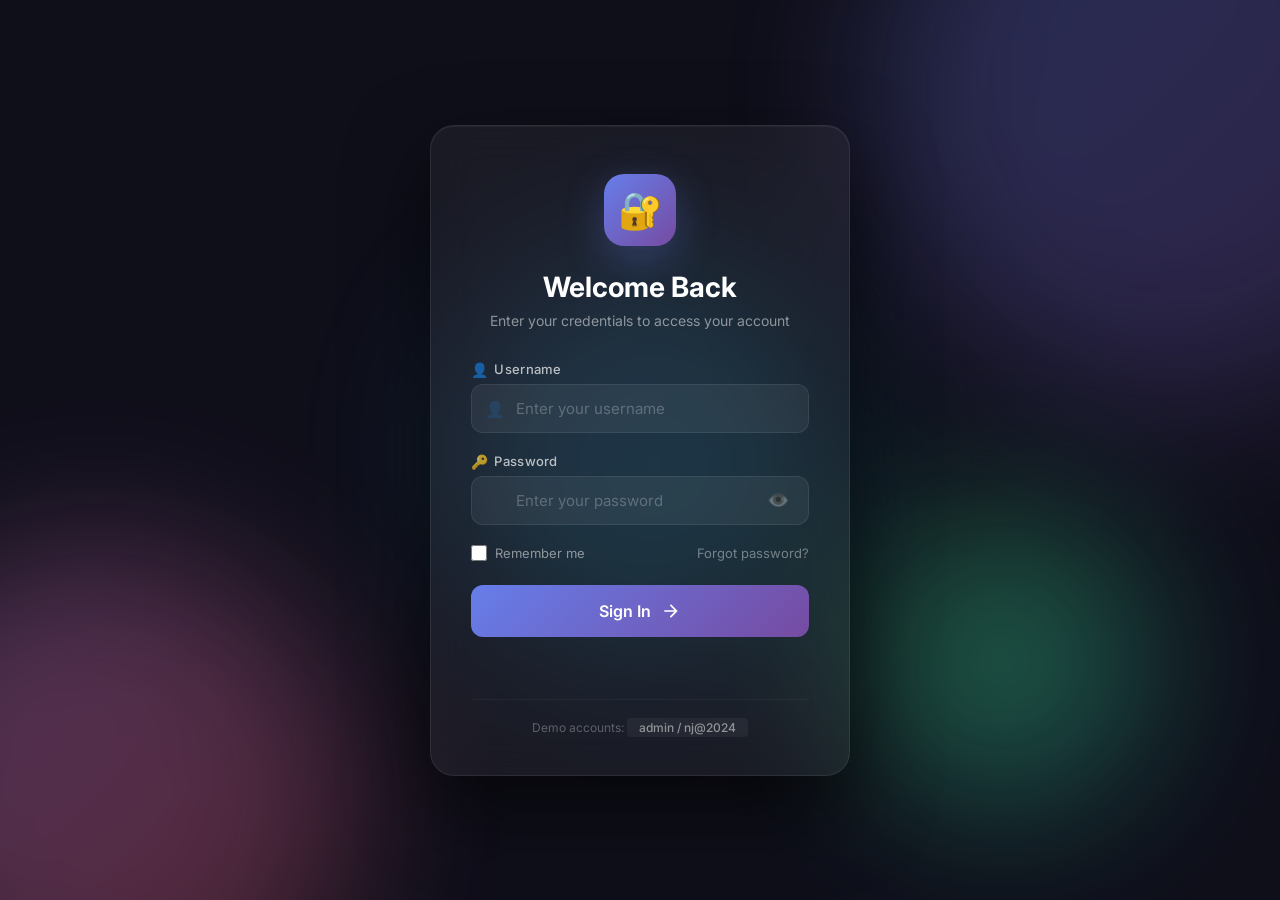
<file: index.html>
<!doctype html>
<html lang="en">
  <head>
    <meta charset="UTF-8" />
    <meta name="viewport" content="width=device-width, initial-scale=1.0" />
    <title>Secure Login</title>
    <link rel="stylesheet" href="style.css" />
  </head>
  <style>
    /* ============================================
   MODERN LOGIN PAGE DESIGN
   ============================================ */

    /* Import Google Fonts */
    @import url("https://fonts.googleapis.com/css2?family=Inter:wght@400;500;600;700;800&display=swap");

    /* Reset & Base */
    * {
      margin: 0;
      padding: 0;
      box-sizing: border-box;
    }

    body {
      font-family:
        "Inter",
        -apple-system,
        BlinkMacSystemFont,
        sans-serif;
      min-height: 100vh;
      display: flex;
      justify-content: center;
      align-items: center;
      background: #0f0f1a;
      overflow: hidden;
      padding: 20px;
    }

    /* ============================================
   ANIMATED BACKGROUND
   ============================================ */

    .bg-animation {
      position: fixed;
      top: 0;
      left: 0;
      width: 100%;
      height: 100%;
      z-index: 0;
      overflow: hidden;
    }

    .bg-circle {
      position: absolute;
      border-radius: 50%;
      filter: blur(80px);
      opacity: 0.3;
      animation: float 20s infinite ease-in-out;
    }

    .bg-circle.c1 {
      width: 600px;
      height: 600px;
      background: linear-gradient(135deg, #667eea, #764ba2);
      top: -200px;
      right: -200px;
      animation-delay: 0s;
    }

    .bg-circle.c2 {
      width: 500px;
      height: 500px;
      background: linear-gradient(135deg, #f093fb, #f5576c);
      bottom: -150px;
      left: -150px;
      animation-delay: -5s;
    }

    .bg-circle.c3 {
      width: 400px;
      height: 400px;
      background: linear-gradient(135deg, #4facfe, #00f2fe);
      top: 50%;
      left: 50%;
      transform: translate(-50%, -50%);
      animation-delay: -10s;
      opacity: 0.15;
    }

    .bg-circle.c4 {
      width: 300px;
      height: 300px;
      background: linear-gradient(135deg, #43e97b, #38f9d7);
      bottom: 10%;
      right: 10%;
      animation-delay: -15s;
    }

    @keyframes float {
      0%,
      100% {
        transform: translate(0, 0) scale(1);
      }
      25% {
        transform: translate(30px, -30px) scale(1.05);
      }
      50% {
        transform: translate(-20px, 20px) scale(0.95);
      }
      75% {
        transform: translate(20px, -20px) scale(1.02);
      }
    }

    /* ============================================
   LOGIN CONTAINER
   ============================================ */

    .login-container {
      width: 100%;
      max-width: 420px;
      position: relative;
      z-index: 1;
      animation: slideUp 0.8s ease-out;
    }

    @keyframes slideUp {
      from {
        opacity: 0;
        transform: translateY(40px) scale(0.98);
      }
      to {
        opacity: 1;
        transform: translateY(0) scale(1);
      }
    }

    /* ============================================
   LOGIN CARD
   ============================================ */

    .login-card {
      background: rgba(255, 255, 255, 0.05);
      backdrop-filter: blur(20px);
      -webkit-backdrop-filter: blur(20px);
      border: 1px solid rgba(255, 255, 255, 0.08);
      border-radius: 24px;
      padding: 48px 40px 40px;
      box-shadow:
        0 30px 80px rgba(0, 0, 0, 0.6),
        inset 0 1px 0 rgba(255, 255, 255, 0.05);
    }

    /* Brand Logo */
    .brand-logo {
      width: 72px;
      height: 72px;
      background: linear-gradient(135deg, #667eea, #764ba2);
      border-radius: 20px;
      display: flex;
      align-items: center;
      justify-content: center;
      font-size: 36px;
      margin: 0 auto 24px;
      box-shadow: 0 12px 40px rgba(102, 126, 234, 0.3);
    }

    .login-card h2 {
      color: #ffffff;
      font-size: 28px;
      font-weight: 700;
      text-align: center;
      margin-bottom: 8px;
    }

    .subtitle {
      color: rgba(255, 255, 255, 0.5);
      font-size: 14px;
      text-align: center;
      margin-bottom: 32px;
    }

    /* ============================================
   FORM INPUTS
   ============================================ */

    .input-group {
      margin-bottom: 20px;
      position: relative;
    }

    .input-group label {
      display: flex;
      align-items: center;
      gap: 6px;
      color: rgba(255, 255, 255, 0.7);
      font-size: 13px;
      font-weight: 500;
      margin-bottom: 6px;
      letter-spacing: 0.3px;
    }

    .input-group label span {
      font-size: 14px;
    }

    .input-group input {
      width: 100%;
      padding: 14px 16px 14px 44px;
      background: rgba(255, 255, 255, 0.06);
      border: 1px solid rgba(255, 255, 255, 0.08);
      border-radius: 12px;
      color: #ffffff;
      font-size: 15px;
      font-family: "Inter", sans-serif;
      transition: all 0.3s;
      outline: none;
    }

    .input-group input::placeholder {
      color: rgba(255, 255, 255, 0.25);
    }

    .input-group input:focus {
      border-color: #667eea;
      background: rgba(255, 255, 255, 0.08);
      box-shadow: 0 0 0 4px rgba(102, 126, 234, 0.1);
    }

    .input-group input:focus + .input-icon {
      opacity: 1;
      color: #667eea;
    }

    .input-icon {
      position: absolute;
      left: 14px;
      bottom: 14px;
      font-size: 16px;
      color: rgba(255, 255, 255, 0.2);
      transition: all 0.3s;
      pointer-events: none;
    }

    /* Password Wrapper */
    .password-wrapper {
      position: relative;
    }

    .password-wrapper input {
      padding-right: 48px;
    }

    .toggle-password {
      position: absolute;
      right: 12px;
      top: 50%;
      transform: translateY(-50%);
      background: none;
      border: none;
      color: rgba(255, 255, 255, 0.3);
      cursor: pointer;
      font-size: 18px;
      padding: 8px;
      transition: all 0.2s;
      border-radius: 8px;
    }

    .toggle-password:hover {
      color: rgba(255, 255, 255, 0.6);
      background: rgba(255, 255, 255, 0.05);
    }

    /* ============================================
   FORM OPTIONS
   ============================================ */

    .form-options {
      display: flex;
      justify-content: space-between;
      align-items: center;
      margin: 20px 0 24px;
    }

    .remember-me {
      display: flex;
      align-items: center;
      gap: 8px;
      color: rgba(255, 255, 255, 0.5);
      font-size: 13px;
      cursor: pointer;
    }

    .remember-me input[type="checkbox"] {
      width: 16px;
      height: 16px;
      accent-color: #667eea;
      cursor: pointer;
    }

    .forgot-password {
      color: rgba(255, 255, 255, 0.4);
      font-size: 13px;
      text-decoration: none;
      transition: color 0.2s;
    }

    .forgot-password:hover {
      color: #667eea;
    }

    /* ============================================
   LOGIN BUTTON
   ============================================ */

    .login-btn {
      width: 100%;
      padding: 16px;
      background: linear-gradient(135deg, #667eea 0%, #764ba2 100%);
      color: white;
      border: none;
      border-radius: 12px;
      font-size: 16px;
      font-weight: 600;
      font-family: "Inter", sans-serif;
      cursor: pointer;
      transition: all 0.3s;
      display: flex;
      align-items: center;
      justify-content: center;
      gap: 10px;
      position: relative;
      overflow: hidden;
    }

    .login-btn::before {
      content: "";
      position: absolute;
      top: 0;
      left: -100%;
      width: 100%;
      height: 100%;
      background: linear-gradient(
        90deg,
        transparent,
        rgba(255, 255, 255, 0.1),
        transparent
      );
      transition: left 0.5s;
    }

    .login-btn:hover::before {
      left: 100%;
    }

    .login-btn:hover {
      transform: translateY(-2px);
      box-shadow: 0 12px 40px rgba(102, 126, 234, 0.4);
    }

    .login-btn:active {
      transform: translateY(0);
    }

    .btn-icon {
      transition: transform 0.3s;
    }

    .login-btn:hover .btn-icon {
      transform: translateX(4px);
    }

    /* ============================================
   ERROR MESSAGE
   ============================================ */

    .error-message {
      color: #f5576c;
      font-size: 14px;
      text-align: center;
      margin-top: 16px;
      min-height: 22px;
      font-weight: 500;
    }

    /* ============================================
   LOGIN FOOTER
   ============================================ */

    .login-footer {
      margin-top: 24px;
      padding-top: 20px;
      border-top: 1px solid rgba(255, 255, 255, 0.05);
      text-align: center;
    }

    .login-footer p {
      color: rgba(255, 255, 255, 0.3);
      font-size: 12px;
    }

    .demo-hint {
      color: rgba(255, 255, 255, 0.5);
      font-weight: 500;
      background: rgba(255, 255, 255, 0.05);
      padding: 2px 12px;
      border-radius: 4px;
    }

    /* ============================================
   CONFIRMATION MODAL
   ============================================ */

    .modal-overlay {
      display: none;
      position: fixed;
      top: 0;
      left: 0;
      width: 100%;
      height: 100%;
      background: rgba(0, 0, 0, 0.7);
      backdrop-filter: blur(8px);
      -webkit-backdrop-filter: blur(8px);
      justify-content: center;
      align-items: center;
      z-index: 1000;
      animation: fadeIn 0.3s ease-out;
    }

    .modal-overlay.active {
      display: flex;
    }

    @keyframes fadeIn {
      from {
        opacity: 0;
      }
      to {
        opacity: 1;
      }
    }

    .modal-box {
      background: #1a1a2e;
      padding: 40px;
      border-radius: 24px;
      max-width: 400px;
      width: 90%;
      text-align: center;
      border: 1px solid rgba(255, 255, 255, 0.06);
      box-shadow: 0 30px 80px rgba(0, 0, 0, 0.6);
      animation: modalSlideUp 0.4s ease-out;
    }

    @keyframes modalSlideUp {
      from {
        opacity: 0;
        transform: translateY(30px) scale(0.95);
      }
      to {
        opacity: 1;
        transform: translateY(0) scale(1);
      }
    }

    .modal-icon {
      font-size: 56px;
      margin-bottom: 16px;
    }

    .modal-box h3 {
      color: #ffffff;
      font-size: 22px;
      font-weight: 700;
      margin-bottom: 8px;
    }

    .modal-box > p {
      color: rgba(255, 255, 255, 0.5);
      font-size: 14px;
      margin-bottom: 24px;
    }

    .modal-details {
      background: rgba(255, 255, 255, 0.04);
      border-radius: 12px;
      padding: 16px;
      margin-bottom: 24px;
      border: 1px solid rgba(255, 255, 255, 0.05);
    }

    .modal-user {
      display: flex;
      align-items: center;
      gap: 14px;
      text-align: left;
    }

    .modal-user-icon {
      font-size: 28px;
      width: 44px;
      height: 44px;
      background: rgba(102, 126, 234, 0.15);
      border-radius: 12px;
      display: flex;
      align-items: center;
      justify-content: center;
    }

    .modal-label {
      display: block;
      font-size: 11px;
      color: rgba(255, 255, 255, 0.3);
      text-transform: uppercase;
      letter-spacing: 0.5px;
      font-weight: 600;
    }

    .modal-username {
      display: block;
      font-size: 18px;
      color: #ffffff;
      font-weight: 600;
      margin-top: 2px;
    }

    .modal-buttons {
      display: flex;
      gap: 12px;
    }

    .modal-buttons button {
      flex: 1;
      padding: 14px;
      border: none;
      border-radius: 12px;
      font-size: 14px;
      font-weight: 600;
      font-family: "Inter", sans-serif;
      cursor: pointer;
      transition: all 0.3s;
    }

    .cancel-btn {
      background: rgba(255, 255, 255, 0.06);
      color: rgba(255, 255, 255, 0.6);
    }

    .cancel-btn:hover {
      background: rgba(255, 255, 255, 0.1);
      transform: scale(1.02);
    }

    .confirm-btn {
      background: linear-gradient(135deg, #667eea 0%, #764ba2 100%);
      color: white;
    }

    .confirm-btn:hover {
      transform: scale(1.02);
      box-shadow: 0 8px 30px rgba(102, 126, 234, 0.3);
    }

    /* ============================================
   RESPONSIVE DESIGN
   ============================================ */

    @media (max-width: 480px) {
      .login-card {
        padding: 32px 24px 28px;
        border-radius: 18px;
      }

      .brand-logo {
        width: 60px;
        height: 60px;
        font-size: 28px;
        border-radius: 16px;
      }

      .login-card h2 {
        font-size: 24px;
      }

      .form-options {
        flex-direction: column;
        gap: 12px;
        align-items: flex-start;
      }

      .modal-box {
        padding: 28px 20px;
      }

      .modal-buttons {
        flex-direction: column;
      }
    }

    @media (max-width: 360px) {
      .login-card {
        padding: 24px 16px 20px;
      }

      .brand-logo {
        width: 50px;
        height: 50px;
        font-size: 24px;
      }

      .login-card h2 {
        font-size: 20px;
      }
    }
  </style>
  <body>
    <!-- Animated Background -->
    <div class="bg-animation">
      <div class="bg-circle c1"></div>
      <div class="bg-circle c2"></div>
      <div class="bg-circle c3"></div>
      <div class="bg-circle c4"></div>
    </div>

    <div class="login-container">
      <div class="login-card">
        <!-- Logo/Brand -->
        <div class="brand-logo">
          <span>🔐</span>
        </div>

        <h2>Welcome Back</h2>
        <p class="subtitle">Enter your credentials to access your account</p>

        <form id="loginForm">
          <div class="input-group">
            <label for="username"> <span>👤</span> Username </label>
            <input
              type="text"
              id="username"
              placeholder="Enter your username"
              required
              autocomplete="username"
            />
            <div class="input-icon">👤</div>
          </div>

          <div class="input-group">
            <label for="password"> <span>🔑</span> Password </label>
            <div class="password-wrapper">
              <input
                type="password"
                id="password"
                placeholder="Enter your password"
                required
                autocomplete="current-password"
              />
              <button
                type="button"
                class="toggle-password"
                onclick="togglePassword()"
              >
                👁️
              </button>
            </div>
          </div>

          <div class="form-options">
            <label class="remember-me">
              <input type="checkbox" id="rememberMe" />
              <span>Remember me</span>
            </label>
            <a href="#" class="forgot-password">Forgot password?</a>
          </div>

          <button type="submit" class="login-btn">
            <span>Sign In</span>
            <svg class="btn-icon" viewBox="0 0 24 24" width="20" height="20">
              <path
                fill="currentColor"
                d="M12 4l-1.41 1.41L16.17 11H4v2h12.17l-5.58 5.59L12 20l8-8z"
              />
            </svg>
          </button>
        </form>

        <p class="error-message" id="errorMessage"></p>

        <div class="login-footer">
          <p>Demo accounts: <span class="demo-hint">admin / nj@2024</span></p>
        </div>
      </div>
    </div>

    <!-- Confirmation Popup -->
    <div class="modal-overlay" id="confirmationModal">
      <div class="modal-box">
        <div class="modal-icon">⚠️</div>
        <h3>Confirm Login</h3>
        <p>Are you sure you want to log in with this account?</p>
        <div class="modal-details">
          <div class="modal-user">
            <span class="modal-user-icon">👤</span>
            <div>
              <span class="modal-label">Username</span>
              <span class="modal-username" id="confirmUsername">admin</span>
            </div>
          </div>
        </div>
        <div class="modal-buttons">
          <button class="cancel-btn" onclick="closeModal()">Cancel</button>
          <button class="confirm-btn" onclick="confirmLogin()">
            Yes, Login
          </button>
        </div>
      </div>
    </div>

    <script src="auth.js"></script>
  </body>
</html>
</file>
<file: style.css>
/* ============================================
   MODERN DASHBOARD CSS
   ============================================ */

/* Reset & Base */
* {
    margin: 0;
    padding: 0;
    box-sizing: border-box;
}

body {
    font-family: 'Segoe UI', Tahoma, Geneva, Verdana, sans-serif;
    background: #f0f2f5;
    min-height: 100vh;
    padding: 30px;
}

/* Dashboard Container */
.dashboard-container {
    max-width: 1200px;
    margin: 0 auto;
}

/* ============================================
   HEADER
   ============================================ */

.dashboard-header {
    display: flex;
    justify-content: space-between;
    align-items: center;
    background: white;
    padding: 24px 32px;
    border-radius: 16px;
    box-shadow: 0 2px 8px rgba(0, 0, 0, 0.06);
    margin-bottom: 24px;
}

.header-left h1 {
    font-size: 28px;
    color: #1a1a2e;
    font-weight: 700;
}

.header-left p {
    color: #666;
    font-size: 15px;
    margin-top: 4px;
}

.header-left p span {
    color: #667eea;
    font-weight: 600;
}

.logout-btn {
    background: #e74c3c;
    color: white;
    border: none;
    padding: 10px 24px;
    border-radius: 8px;
    font-size: 14px;
    font-weight: 600;
    cursor: pointer;
    transition: all 0.3s;
}

.logout-btn:hover {
    background: #c0392b;
    transform: translateY(-2px);
    box-shadow: 0 8px 20px rgba(231, 76, 60, 0.3);
}

/* ============================================
   STATS GRID
   ============================================ */

.stats-grid {
    display: grid;
    grid-template-columns: repeat(3, 1fr);
    gap: 20px;
    margin-bottom: 32px;
}

.stat-card {
    background: white;
    padding: 20px 24px;
    border-radius: 14px;
    display: flex;
    align-items: center;
    gap: 16px;
    box-shadow: 0 2px 8px rgba(0, 0, 0, 0.06);
    transition: transform 0.2s;
}

.stat-card:hover {
    transform: translateY(-4px);
}

.stat-icon {
    font-size: 32px;
    width: 56px;
    height: 56px;
    background: #f0f4ff;
    border-radius: 12px;
    display: flex;
    align-items: center;
    justify-content: center;
}

.stat-info {
    display: flex;
    flex-direction: column;
}

.stat-label {
    font-size: 13px;
    color: #999;
    font-weight: 500;
}

.stat-value {
    font-size: 24px;
    font-weight: 700;
    color: #1a1a2e;
}

/* ============================================
   ACCOUNTS SECTION
   ============================================ */

.accounts-section {
    background: white;
    padding: 28px 32px;
    border-radius: 16px;
    box-shadow: 0 2px 8px rgba(0, 0, 0, 0.06);
}

.section-header {
    display: flex;
    justify-content: space-between;
    align-items: center;
    margin-bottom: 24px;
}

.section-header h2 {
    font-size: 22px;
    color: #1a1a2e;
}

.section-badge {
    background: #667eea;
    color: white;
    padding: 4px 16px;
    border-radius: 20px;
    font-size: 13px;
    font-weight: 600;
}

/* ============================================
   ACCOUNT CARDS GRID
   ============================================ */

.accounts-grid {
    display: grid;
    grid-template-columns: repeat(auto-fit, minmax(300px, 1fr));
    gap: 24px;
}

.account-card {
    background: #f8f9fc;
    border-radius: 16px;
    overflow: hidden;
    border: 2px solid #e9ecef;
    transition: all 0.3s;
}

.account-card:hover {
    border-color: #667eea;
    transform: translateY(-4px);
    box-shadow: 0 12px 40px rgba(102, 126, 234, 0.15);
}

.account-card.admin-card {
    border-color: #f39c12;
    background: linear-gradient(135deg, #fffbf0, #f8f9fc);
}

.account-card.admin-card:hover {
    border-color: #e67e22;
    box-shadow: 0 12px 40px rgba(243, 156, 18, 0.2);
}

/* Account Header */
.account-header {
    padding: 16px 20px;
    display: flex;
    align-items: center;
    gap: 12px;
    border-bottom: 1px solid #e9ecef;
}

.account-avatar {
    font-size: 36px;
    width: 48px;
    height: 48px;
    background: white;
    border-radius: 50%;
    display: flex;
    align-items: center;
    justify-content: center;
    box-shadow: 0 2px 8px rgba(0, 0, 0, 0.08);
}

.account-badge {
    background: #667eea;
    color: white;
    padding: 2px 12px;
    border-radius: 12px;
    font-size: 11px;
    font-weight: 700;
    text-transform: uppercase;
    letter-spacing: 0.5px;
}

.admin-card .account-badge {
    background: #f39c12;
}

.user-badge {
    background: #6c757d;
}

/* Account Body */
.account-body {
    padding: 16px 20px 20px;
    display: flex;
    flex-direction: column;
    gap: 12px;
}

.account-field {
    display: flex;
    flex-direction: column;
    gap: 2px;
}

.field-label {
    font-size: 11px;
    color: #999;
    font-weight: 600;
    text-transform: uppercase;
    letter-spacing: 0.5px;
}

.field-value {
    font-size: 16px;
    color: #1a1a2e;
    font-weight: 600;
    padding: 6px 12px;
    background: white;
    border-radius: 6px;
    border: 1px solid #e9ecef;
}

/* Password Field */
.password-field .password-wrapper {
    display: flex;
    align-items: center;
    gap: 8px;
}

.password-field .field-value {
    flex: 1;
    font-family: 'Courier New', monospace;
    letter-spacing: 1px;
}

.password-toggle {
    background: #667eea;
    color: white;
    border: none;
    width: 36px;
    height: 36px;
    border-radius: 6px;
    cursor: pointer;
    font-size: 16px;
    transition: all 0.2s;
    flex-shrink: 0;
}

.password-toggle:hover {
    background: #5a6fd6;
    transform: scale(1.05);
}

.password-toggle.showing {
    background: #e74c3c;
}

.password-toggle.showing:hover {
    background: #c0392b;
}

/* Password shown state */
.password-value.visible {
    font-family: 'Segoe UI', Tahoma, Geneva, Verdana, sans-serif;
    letter-spacing: 0px;
}

/* Account Footer */
.account-footer {
    padding: 12px 20px;
    border-top: 1px solid #e9ecef;
    display: flex;
    justify-content: space-between;
    align-items: center;
}

.account-status {
    font-size: 12px;
    font-weight: 600;
    display: flex;
    align-items: center;
    gap: 4px;
}

.account-status.online {
    color: #27ae60;
}

.account-status.offline {
    color: #e74c3c;
}

.account-role {
    font-size: 12px;
    color: #999;
    font-weight: 500;
}

/* ============================================
   RESPONSIVE
   ============================================ */

@media (max-width: 768px) {
    body {
        padding: 16px;
    }

    .dashboard-header {
        flex-direction: column;
        align-items: flex-start;
        gap: 16px;
        padding: 20px;
    }

    .stats-grid {
        grid-template-columns: 1fr;
    }

    .accounts-section {
        padding: 20px;
    }

    .accounts-grid {
        grid-template-columns: 1fr;
    }

    .section-header {
        flex-direction: column;
        align-items: flex-start;
        gap: 8px;
    }
}

@media (max-width: 480px) {
    .header-left h1 {
        font-size: 22px;
    }

    .stat-card {
        padding: 16px;
    }

    .account-card {
        border-radius: 12px;
    }
}
</file>
